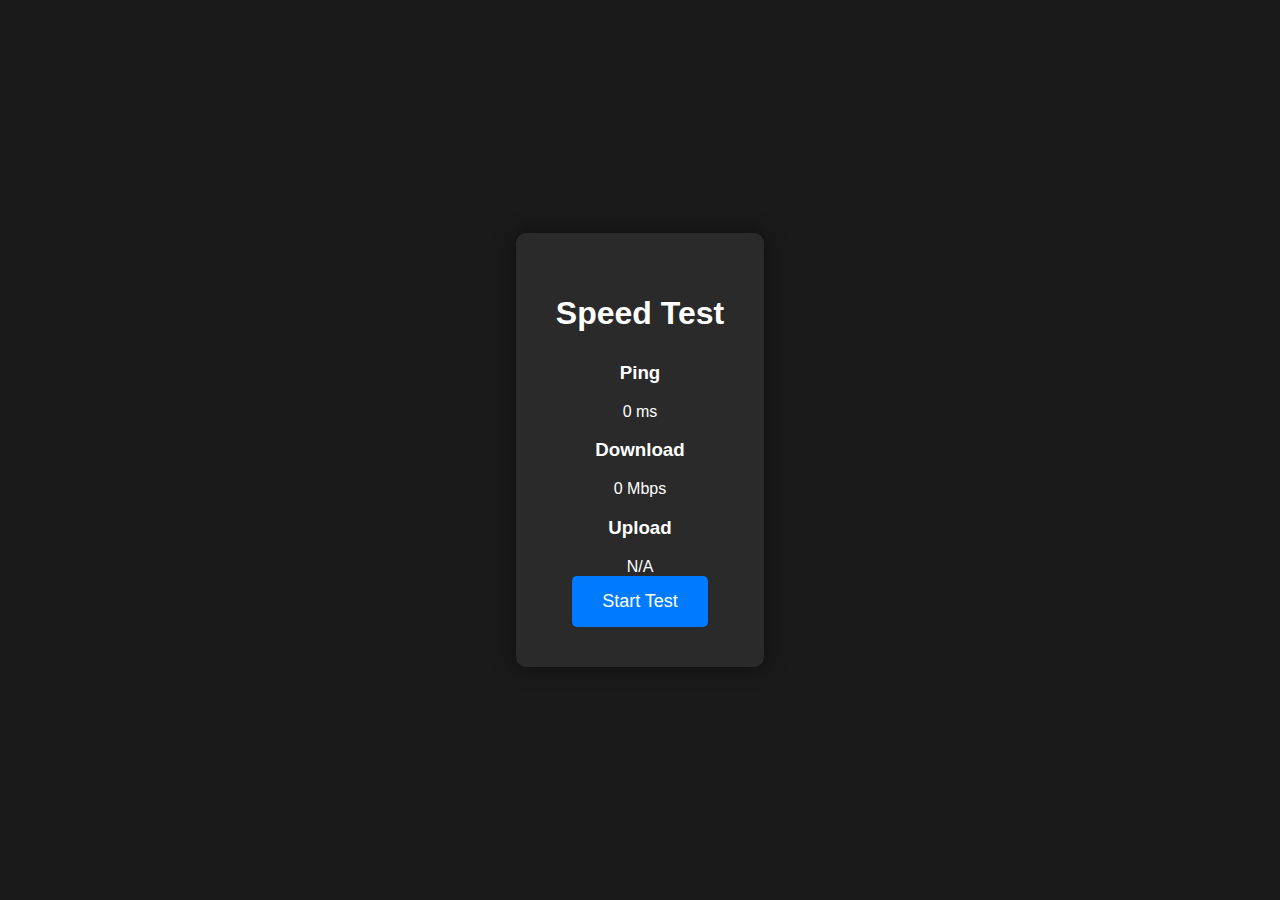
<file: index.html>
<!DOCTYPE html>
<html lang="en">
<head>
    <meta charset="UTF-8">
    <meta name="viewport" content="width=device-width, initial-scale=1.0">
    <title>Speed Test</title>
    <link rel="preconnect" href="https://fonts.googleapis.com">
    <link rel="preconnect" href="https://fonts.gstatic.com" crossorigin>
    <link href="https://fonts.googleapis.com/css2?family=Poppins:wght@300;400;500;600;700&display=swap" rel="stylesheet">
    <link rel="stylesheet" href="style.css">
</head>
<body>
    <div class="container">
        <h1>Speed Test</h1>

        <div class="gauge-area">
            <div class="gauge-container">
                <h3>Ping</h3>
                <div class="gauge" id="ping-gauge">
                    <div class="gauge__body">
                        <div class="gauge__fill"></div>
                        <div class="gauge__cover">
                            <span id="ping">0</span> ms
                        </div>
                    </div>
                </div>
            </div>
            <div class="gauge-container">
                <h3>Download</h3>
                <div class="gauge" id="download-gauge">
                    <div class="gauge__body">
                        <div class="gauge__fill"></div>
                        <div class="gauge__cover">
                            <span id="download">0</span> Mbps
                        </div>
                    </div>
                </div>
            </div>
            <div class="gauge-container">
                <h3>Upload</h3>
                <div class="gauge" id="upload-gauge">
                    <div class="gauge__body">
                        <div class="gauge__fill" style="transform: rotate(0deg);"></div>
                        <div class="gauge__cover">
                            <span id="upload">N/A</span>
                        </div>
                    </div>
                </div>
            </div>
        </div>

        <div class="start-btn">
            <button id="start-test">Start Test</button>
        </div>

    </div>
    <script src="script.js"></script>
</body>
</html>
</file>
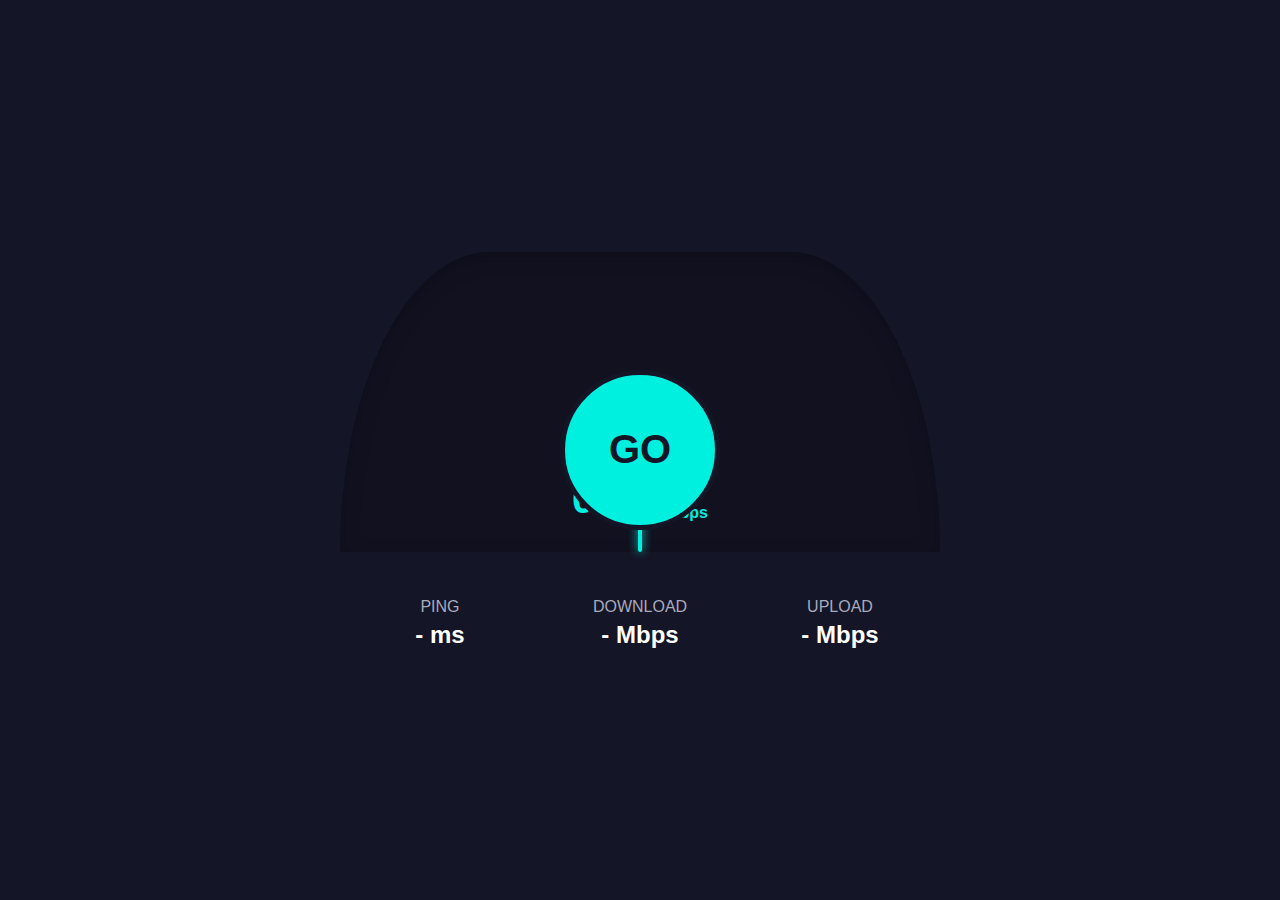
<file: speedtest.html>
<!DOCTYPE html>
<html lang="en">
<head>
    <meta charset="UTF-8">
    <meta name="viewport" content="width=device-width, initial-scale=1.0">
    <title>Speed Test</title>
    <style>
        :root {
            --bg-color: #141526;
            --gauge-bg: rgba(0, 0, 0, 0.15);
            --text-color: #ffffff;
            --text-color-secondary: #a9aabc;
            --accent-color: #00f0e0;
            --font-family: 'Helvetica Neue', Helvetica, Arial, sans-serif;
        }

        body {
            font-family: var(--font-family);
            background-color: var(--bg-color);
            color: var(--text-color);
            margin: 0;
            display: flex;
            justify-content: center;
            align-items: center;
            min-height: 100vh;
            text-align: center;
            overflow: hidden;
        }

        .container {
            width: 90%;
            max-width: 600px;
        }

        #error-message {
            color: #ff4d4d;
            background-color: rgba(255, 77, 77, 0.1);
            border: 1px solid rgba(255, 77, 77, 0.3);
            padding: 15px;
            border-radius: 10px;
            margin-bottom: 20px;
            display: none; /* Hidden by default */
            text-align: left;
        }

        .speedometer {
            position: relative;
            width: 100%;
            padding-bottom: 50%; /* 2:1 aspect ratio */
            margin-bottom: 30px;
        }

        .gauge {
            position: absolute;
            top: 0;
            left: 0;
            width: 100%;
            height: 100%;
            background: var(--gauge-bg);
            border-top-left-radius: 300px 600px;
            border-top-right-radius: 300px 600px;
            overflow: hidden;
            box-shadow: inset 0 5px 20px rgba(0,0,0,0.2);
        }

        .needle {
            position: absolute;
            bottom: 0;
            left: 50%;
            width: 4px;
            height: 48%;
            background: var(--accent-color);
            transform-origin: bottom center;
            transform: translateX(-50%) rotate(0deg);
            transition: transform 1.2s cubic-bezier(0.16, 1, 0.3, 1);
            box-shadow: 0 0 10px var(--accent-color);
            border-radius: 2px;
            z-index: 5;
        }

        .go-button {
            position: absolute;
            top: 50%;
            left: 50%;
            transform: translate(-50%, -20%);
            width: 150px;
            height: 150px;
            background: var(--accent-color);
            color: var(--bg-color);
            border-radius: 50%;
            border: 5px solid var(--bg-color);
            display: flex;
            justify-content: center;
            align-items: center;
            font-size: 2.5rem;
            font-weight: bold;
            cursor: pointer;
            transition: all 0.3s ease;
            z-index: 10;
        }

        .go-button:hover:not(.testing) {
            background: #fff;
            color: var(--accent-color);
            box-shadow: 0 0 30px var(--accent-color);
        }

        .go-button.testing {
            background: #555;
            color: #999;
            cursor: not-allowed;
        }

        .speed-display {
            position: absolute;
            bottom: 10%;
            left: 50%;
            transform: translateX(-50%);
            font-size: 2.5rem;
            font-weight: bold;
            color: var(--accent-color);
        }

        .speed-unit {
             font-size: 1rem;
             margin-left: 5px;
             vertical-align: bottom;
        }

        .results {
            display: flex;
            justify-content: space-around;
        }

        .result-item {
            flex: 1;
        }

        .result-item h3 {
            color: var(--text-color-secondary);
            font-size: 1rem;
            font-weight: normal;
            margin-bottom: 5px;
            text-transform: uppercase;
        }

        .result-item p {
            font-size: 1.5rem;
            font-weight: bold;
            margin: 0;
        }

        @media (max-width: 600px) {
            .go-button {
                width: 120px;
                height: 120px;
                font-size: 2rem;
            }
            .speed-display {
                font-size: 2rem;
            }
            .result-item p {
                font-size: 1.2rem;
            }
        }
    </style>
</head>
<body>

    <div class="container">
        <div id="error-message"></div>
        <div class="speedometer">
            <div class="gauge"></div>
            <div class="needle" id="needle"></div>
            <div class="go-button" id="go-button">GO</div>
            <div class="speed-display">
                <span id="speed-value">0.00</span>
                <span class="speed-unit" id="speed-unit">Mbps</span>
            </div>
        </div>
        <div class="results">
            <div class="result-item">
                <h3>Ping</h3>
                <p><span id="ping-result">-</span> ms</p>
            </div>
            <div class="result-item">
                <h3>Download</h3>
                <p><span id="download-result">-</span> Mbps</p>
            </div>
            <div class="result-item">
                <h3>Upload</h3>
                <p><span id="upload-result">-</span> Mbps</p>
            </div>
        </div>
    </div>

    <script>
        const goButton = document.getElementById('go-button');
        const needle = document.getElementById('needle');
        const speedValue = document.getElementById('speed-value');
        const speedUnit = document.getElementById('speed-unit');
        const pingResult = document.getElementById('ping-result');
        const downloadResult = document.getElementById('download-result');
        const uploadResult = document.getElementById('upload-result');
        const errorMessage = document.getElementById('error-message');

        const MAX_SPEED_MBPS = 100; // Max speed for the gauge

        function updateSpeedometer(mbps) {
            const speedRatio = Math.min(mbps / MAX_SPEED_MBPS, 1);
            const rotation = (speedRatio * 180) - 90; // Rotate from -90deg (left) to 90deg (right)
            needle.style.transform = `translateX(-50%) rotate(${rotation}deg)`;
            speedValue.textContent = mbps.toFixed(2);
        }

        function displayError(message) {
            errorMessage.innerHTML = message; // Use innerHTML to allow for links if needed
            errorMessage.style.display = 'block';
        }

        goButton.addEventListener('click', () => {
            if (goButton.classList.contains('testing')) return;

            goButton.classList.add('testing');
            goButton.textContent = '...';
            errorMessage.style.display = 'none';

            // Reset UI
            pingResult.textContent = '...';
            downloadResult.textContent = '...';
            uploadResult.textContent = '...';
            updateSpeedometer(0);

            let finalDownloadSpeed = 0;
            let finalUploadSpeed = 0;

            measurePing()
                .then(ping => {
                    pingResult.textContent = ping;
                    return measureDownloadSpeed();
                })
                .then(dlSpeed => {
                    finalDownloadSpeed = dlSpeed;
                    downloadResult.textContent = dlSpeed.toFixed(2);
                    updateSpeedometer(0); // Reset for upload test
                    return measureUploadSpeed();
                })
                .then(ulSpeed => {
                    finalUploadSpeed = ulSpeed;
                    uploadResult.textContent = ulSpeed.toFixed(2);
                })
                .catch(error => {
                    console.error(error);
                    displayError('<b>Test Failed:</b> Could not connect to the test server. This may be due to your browser\'s security policy for local files or a network issue. For best results, please try using a different browser or running this file from a local web server.');
                })
                .finally(() => {
                    goButton.classList.remove('testing');
                    goButton.textContent = 'GO';
                    updateSpeedometer(0);
                });
        });

        function measurePing() {
            return new Promise((resolve, reject) => {
                const startTime = new Date().getTime();
                fetch("https://raw.githubusercontent.com/sonoflilith/speedtest-net-monitor/master/speedtest_files/10MB.dat?n=" + self.crypto.randomUUID(), { method: "HEAD", mode: 'cors' })
                    .then(() => {
                        const endTime = new Date().getTime();
                        resolve(endTime - startTime);
                    })
                    .catch(reject);
            });
        }

        function measureDownloadSpeed() {
            return new Promise((resolve, reject) => {
                const startTime = new Date().getTime();
                const url = "https://raw.githubusercontent.com/sonoflilith/speedtest-net-monitor/master/speedtest_files/10MB.dat?n=" + self.crypto.randomUUID();

                fetch(url)
                    .then(response => {
                        if (!response.ok) reject(new Error(`HTTP error! status: ${response.status}`));
                        return response.blob();
                    })
                    .then(blob => {
                        const endTime = new Date().getTime();
                        const duration = (endTime - startTime) / 1000;
                        if (duration < 0.5) {
                            updateSpeedometer(100.0);
                            resolve(100.0);
                            return;
                        }
                        const speedMbps = (blob.size * 8) / duration / 1024 / 1024;
                        updateSpeedometer(speedMbps);
                        resolve(speedMbps);
                    })
                    .catch(reject);
            });
        }

        function measureUploadSpeed() {
            return new Promise((resolve, reject) => {
                const dataSize = 8 * 1024 * 1024; // 8MB
                let data;
                try {
                    data = new Blob([new Uint8Array(dataSize)], { type: 'application/octet-stream' });
                } catch (e) {
                    return reject(new Error("Could not generate upload data."));
                }

                const startTime = new Date().getTime();
                fetch('https://httpbin.org/post', { method: 'POST', body: data })
                    .then(response => {
                        if (!response.ok) reject(new Error(`HTTP error! status: ${response.status}`));
                        const endTime = new Date().getTime();
                        const duration = (endTime - startTime) / 1000;
                         if (duration < 0.5) {
                            updateSpeedometer(100.0);
                            resolve(100.0);
                            return;
                        }
                        const speedMbps = (data.size * 8) / duration / 1024 / 1024;
                        updateSpeedometer(speedMbps);
                        resolve(speedMbps);
                    })
                    .catch(reject);
            });
        }

    </script>
</body>
</html>
</file>
<file: style.css>
body {
    font-family: Arial, sans-serif;
    background-color: #1a1a1a;
    color: #fff;
    margin: 0;
    padding: 0;
    display: flex;
    justify-content: center;
    align-items: center;
    min-height: 100vh;
}

.container {
    text-align: center;
    background-color: #2a2a2a;
    padding: 40px;
    border-radius: 10px;
    box-shadow: 0 0 20px rgba(0, 0, 0, 0.5);
}

h1 {
    margin-bottom: 30px;
}

.start-btn button {
    background-color: #007bff;
    color: #fff;
    border: none;
    padding: 15px 30px;
    font-size: 18px;
    border-radius: 5px;
    cursor: pointer;
    transition: background-color 0.3s;
}

.start-btn button:hover {
    background-color: #0056b3;
}

.results {
    display: flex;
    justify-content: space-around;
    margin-top: 40px;
}

.result {
    width: 120px;
}

.result h2 {
    font-size: 18px;
    color: #ccc;
}

.result p {
    font-size: 24px;
    font-weight: bold;
}

@media (max-width: 600px) {
    .container {
        padding: 20px;
    }

    .results {
        flex-direction: column;
        align-items: center;
    }

    .result {
        margin-bottom: 20px;
    }
}
</file>
